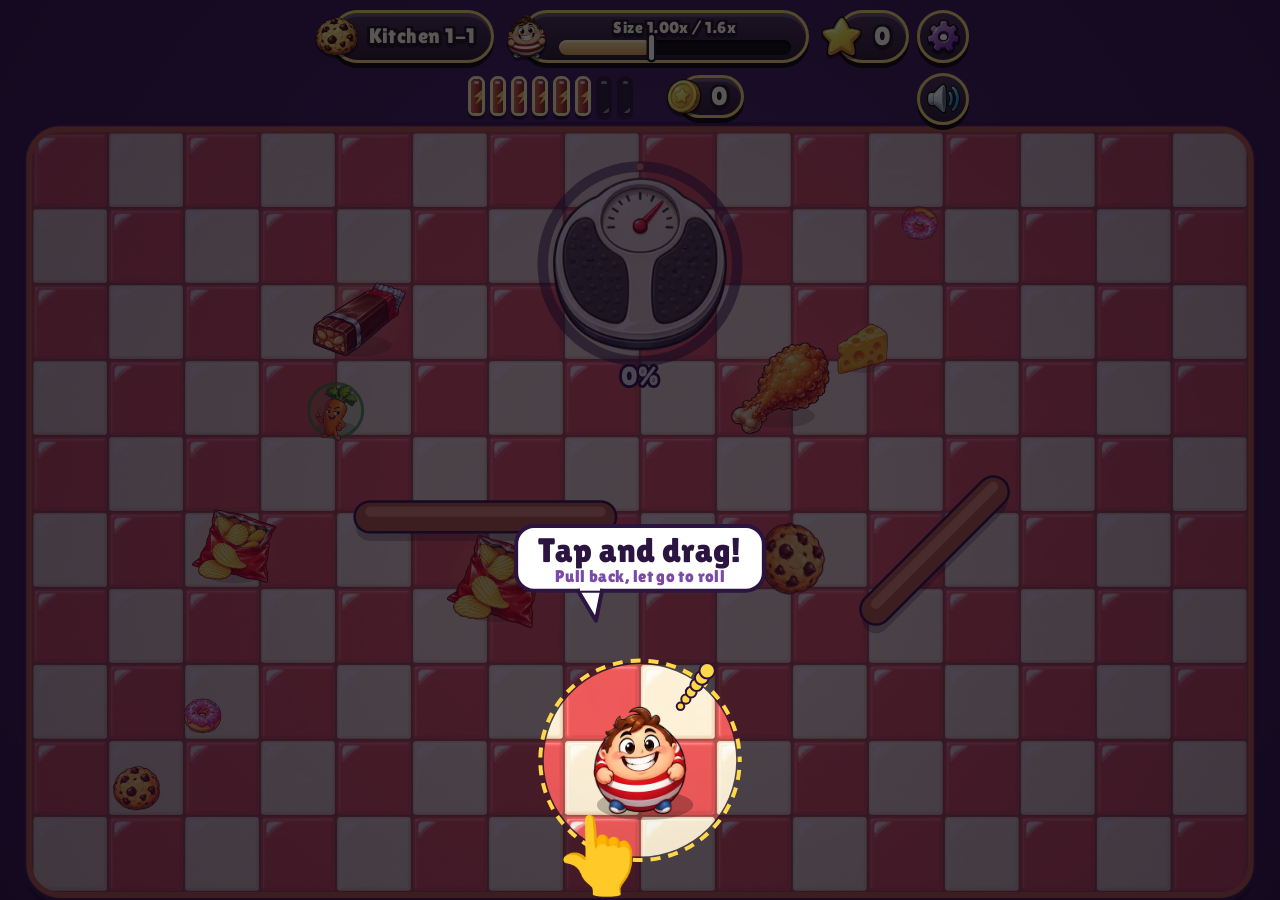
<file: index.html>
<!doctype html>
<html lang="en">
<head>
  <meta charset="utf-8">
  <meta name="viewport" content="width=device-width, initial-scale=1, maximum-scale=1, user-scalable=no, viewport-fit=cover">
  <title>Chomp Roll</title>
  <script src="https://bridge.playgama.com/v2/stable/playgama-bridge.js"></script>
  <link rel="preload" href="fonts/LilitaOne.woff2" as="font" type="font/woff2" crossorigin>
  <style>
    /* Lilita One (SIL OFL 1.1, fonts/OFL-LilitaOne.txt). */
    @font-face { font-family: 'Lilita One'; src: url(fonts/LilitaOne.woff2) format('woff2'); font-display: swap; }
  </style>
  <script type="module" crossorigin src="./assets/index-Crxuq8op.js"></script>
  <link rel="stylesheet" crossorigin href="./assets/index-Dvltb6yf.css">
</head>
<body>
  <div id="stage">
    <canvas id="c"></canvas>
    <div id="hud">
      <div id="topbar">
        <div class="pill room pressable" id="hud-room"><span class="ico" id="roomIco"></span><b id="roomTxt">Kitchen 1-1</b></div>
        <div class="pill size" id="hud-size">
          <span class="ico" id="sizeIco"></span>
          <div class="nwrap"><span id="sizeTxt">Size</span><div class="bar"><i id="sizeBar"></i><em id="goalMark"></em></div></div>
        </div>
        <div class="pill score" id="hud-score"><span class="ico" id="scoreIco"></span><b id="scoreN">0</b></div>
        <div class="sidebtns">
          <button class="round" id="gear" aria-label="Settings"></button>
          <button class="round" id="mute" aria-label="Mute"><span class="snd">🔊</span></button>
          <button class="round hidden" id="trophy" aria-label="Leaderboard"></button>
        </div>
      </div>
      <div id="row2">
        <div id="cans"></div>
        <div class="pill coins" id="hud-coins"><span class="ico" id="coinIco"></span><b id="coinN">0</b></div>
        <div class="pill coins shield hidden" id="hud-shield"><span class="ico" id="shieldIco"></span><b id="shieldN">0</b></div>
      </div>
      <div id="hint" class="hidden"></div>
      <div id="banner" class="hidden"></div>

      <div id="title" class="screen">
        <div class="logo pop-in" id="logo"><span class="l1">Chomp</span><span class="l2">Roll</span></div>
        <div class="tagline toon" data-i18n="tagline">Eat junk. Get BIG. Dodge the broccoli.</div>
        <button class="btn big orange pop-in" id="playBtn" data-i18n="play" data-icon="play">Play</button>
        <div class="titlerow">
          <button class="btn purple" id="shopBtn" data-i18n="shop" data-icon="shop">Shop</button>
          <div class="wallet toon"><span class="wico"></span><b class="walletN">0</b></div>
        </div>
        <div class="best toon" id="bestTxt"></div>
      </div>

      <div id="shop" class="screen hidden">
        <div class="panel shop pop-in">
          <button class="round close" id="shopClose" aria-label="Close">✕</button>
          <h2 class="toon" data-i18n="shop_title">Snack Shop</h2>
          <div class="wallet toon"><span class="wico"></span><b class="walletN">0</b></div>
          <button class="btn purple small hidden" id="freeCoinsBtn">► +50</button>
          <div class="cards" id="cards"></div>
        </div>
      </div>

      <div id="second" class="screen hidden">
        <div class="panel pop-in">
          <h2 class="toon" data-i18n="second_title">So close!</h2>
          <div class="toon" data-i18n="second_text">Keep this run going?</div>
          <button class="btn big green" id="secondAd" data-i18n="second_ad">► Watch an ad: keep rolling</button>
          <button class="btn orange" id="secondCoins">► +0</button>
          <button class="btn purple small" id="secondNo" data-i18n="no_thanks">No thanks</button>
        </div>
      </div>

      <div id="slot" class="screen hidden">
        <div class="panel slot pop-in">
          <h2 class="toon" id="slotTitle" data-i18n="slot_title">Snack Slots!</h2>
          <div class="machine">
            <div class="marquee"><i></i><i></i><i></i><i></i><i></i><i></i><i></i></div>
            <div class="reels" id="reels"></div>
            <div class="lever" id="lever"><i></i></div>
          </div>
          <div class="slotmsg toon" id="slotMsg"></div>
          <div class="slotrule" data-i18n="slot_rule">2 alike: a boon. 3 alike: a BIG boon!</div>
          <button class="btn big orange" id="spinBtn">Spin</button>
          <button class="btn purple small" id="slotNext" data-i18n="slot_next" data-icon="play">Next room</button>
        </div>
      </div>

      <div id="bigwin" class="hidden">
        <div class="rays" id="bwRays"></div>
        <div class="bw-head" id="bwHead">WIN!</div>
        <div class="bw-ico" id="bwIco"><div class="bw-burst" id="bwBurst"></div><div id="bwIcoIn"></div></div>
        <div class="bw-text" id="bwText">+2 CANS!</div>
        <div class="bw-sub" id="bwSub"></div>
      </div>

      <div id="modal" class="screen hidden">
        <div class="panel pop-in" id="modalBody"></div>
      </div>

      <div id="toast" class="hidden"></div>

      <div id="over" class="screen hidden">
        <div class="panel pop-in">
          <h2 class="toon" id="overTitle">Out of sugar!</h2>
          <div class="rows">
            <div class="row"><span data-i18n="score">Score</span><b id="ovScore">0</b></div>
            <div class="row"><span data-i18n="rooms">Rooms</span><b id="ovRooms">0</b></div>
            <div class="row"><span data-i18n="biggest">Biggest</span><b id="ovBig">1x</b></div>
            <div class="row best"><span data-i18n="best">Best</span><b id="ovBest">0</b></div>
          </div>
          <div class="newbest hidden toon" id="newBest" data-i18n="new_best">NEW BEST!</div>
          <div class="goal toon" id="nextGoal"></div>
          <div class="earned toon" id="earned"><span class="wico"></span><b id="ovCoins">+0 coins</b></div>
          <button class="btn purple small hidden" id="doubleBtn" data-i18n="double_ad">► Ad: double coins</button>
          <div class="btnrow">
            <button class="btn purple" id="overShopBtn" data-i18n="shop" data-icon="shop">Shop</button>
            <button class="btn orange" id="shareBtn" data-i18n="share">📣 Share</button>
            <button class="round" id="overTrophy" aria-label="Leaderboard"></button>
          </div>
          <button class="btn big green" id="againBtn" data-i18n="again">↻ Roll again</button>
        </div>
      </div>
    </div>
  </div>
</body>
</html>
</file>
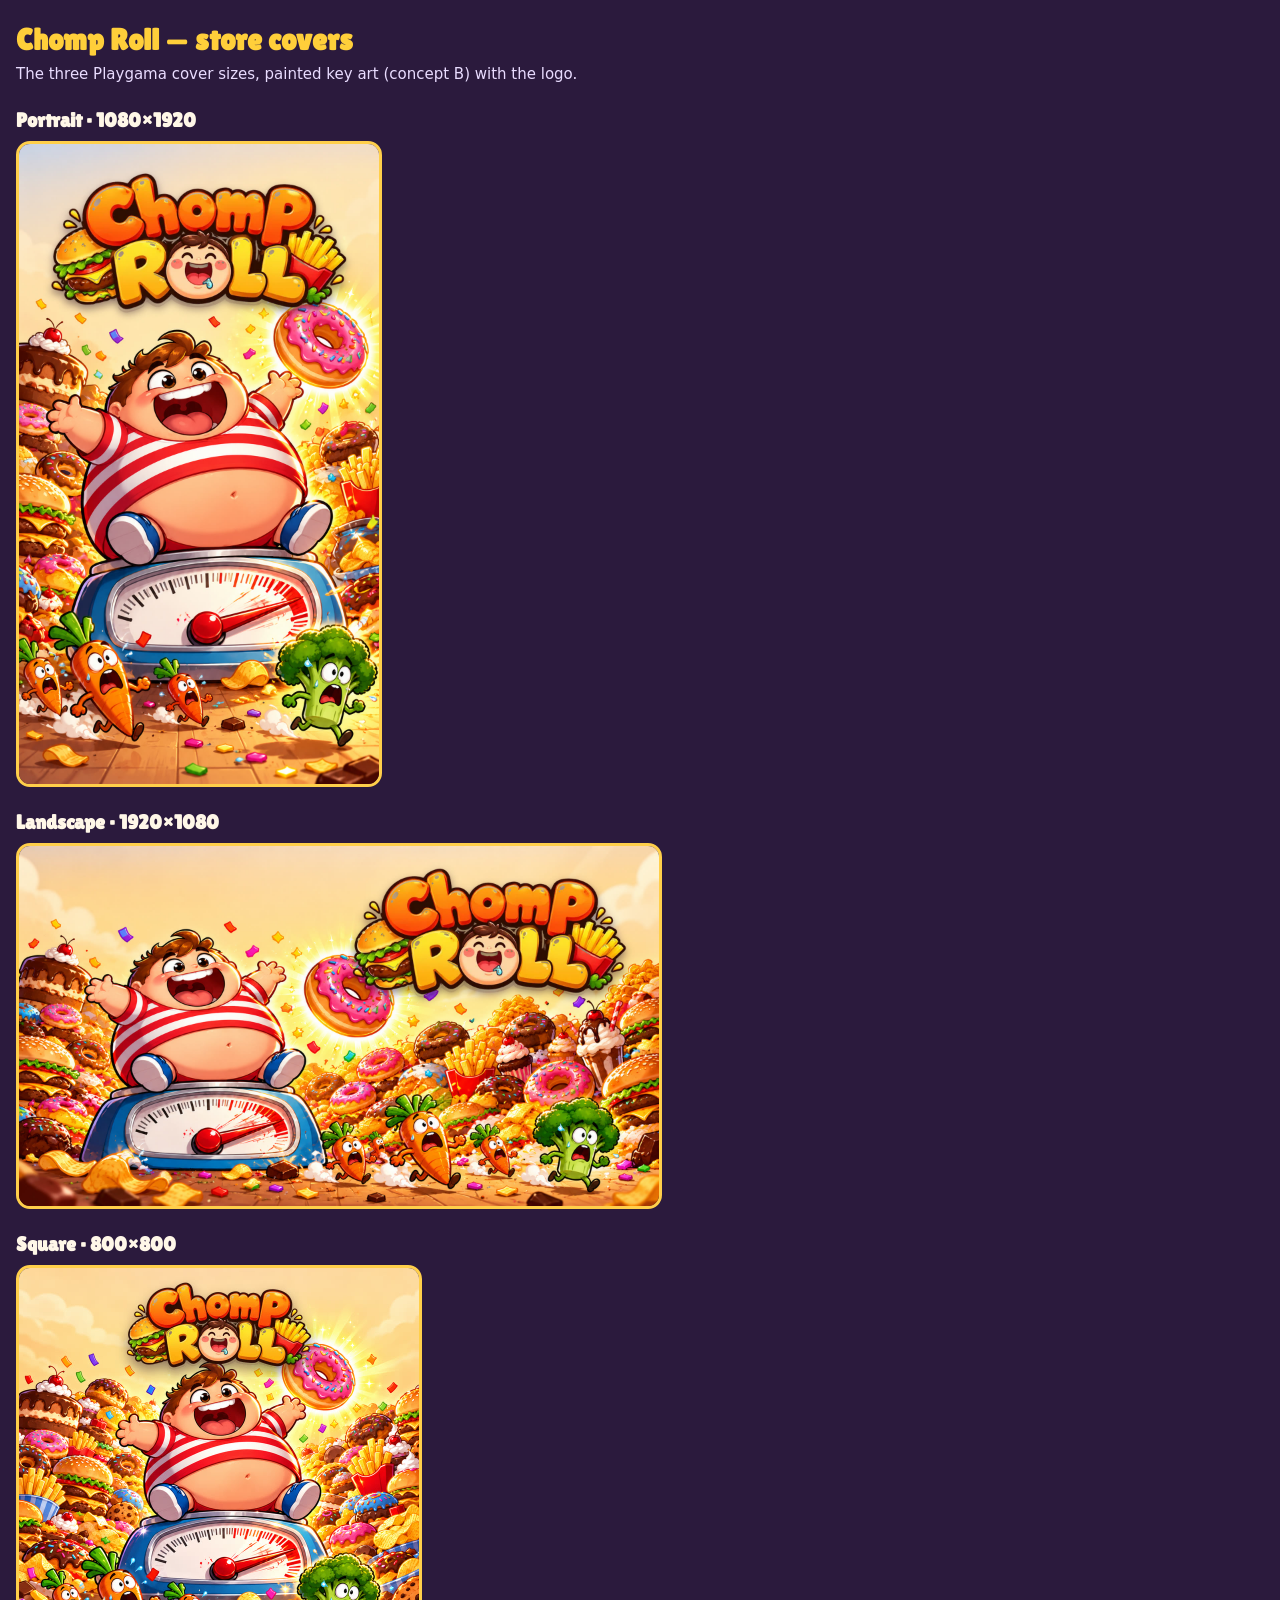
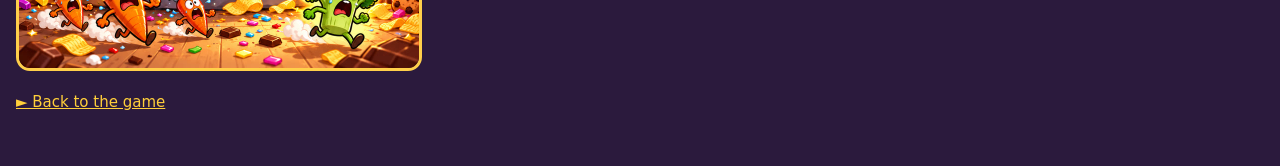
<file: covers.html>
<!doctype html>
<html lang="en">
<head>
<meta charset="utf-8">
<meta name="viewport" content="width=device-width, initial-scale=1">
<title>Chomp Roll covers</title>
<style>
  @font-face { font-family: 'Lilita One'; src: url(fonts/LilitaOne.woff2) format('woff2'); }
  body { margin: 0; padding: 20px 16px 40px; background: #2b1a3d; color: #fff7e8; font: 18px/1.3 'Lilita One', system-ui, sans-serif; }
  h1 { color: #ffcf3a; margin: 0 0 6px; font-size: 30px; }
  h2 { margin: 22px 0 8px; font-size: 20px; }
  p { margin: 0 0 14px; color: #e9dcff; font-family: system-ui, sans-serif; font-size: 15px; }
  img { display: block; width: 100%; max-width: 640px; border-radius: 14px; border: 3px solid #ffcf4a; }
  img.portrait { max-width: 360px; }
  img.square { max-width: 400px; }
  a { color: #ffcf3a; }
</style>
</head>
<body>
  <h1>Chomp Roll — store covers</h1>
  <p>The three Playgama cover sizes, painted key art (concept B) with the logo.</p>
  <h2>Portrait · 1080×1920</h2><img class="portrait" src="covers/cover_portrait.jpg" alt="Portrait cover">
  <h2>Landscape · 1920×1080</h2><img src="covers/cover_landscape.jpg" alt="Landscape cover">
  <h2>Square · 800×800</h2><img class="square" src="covers/cover_square.jpg" alt="Square cover">
  <p style="margin-top:22px"><a href="./">► Back to the game</a></p>
</body>
</html>
</file>
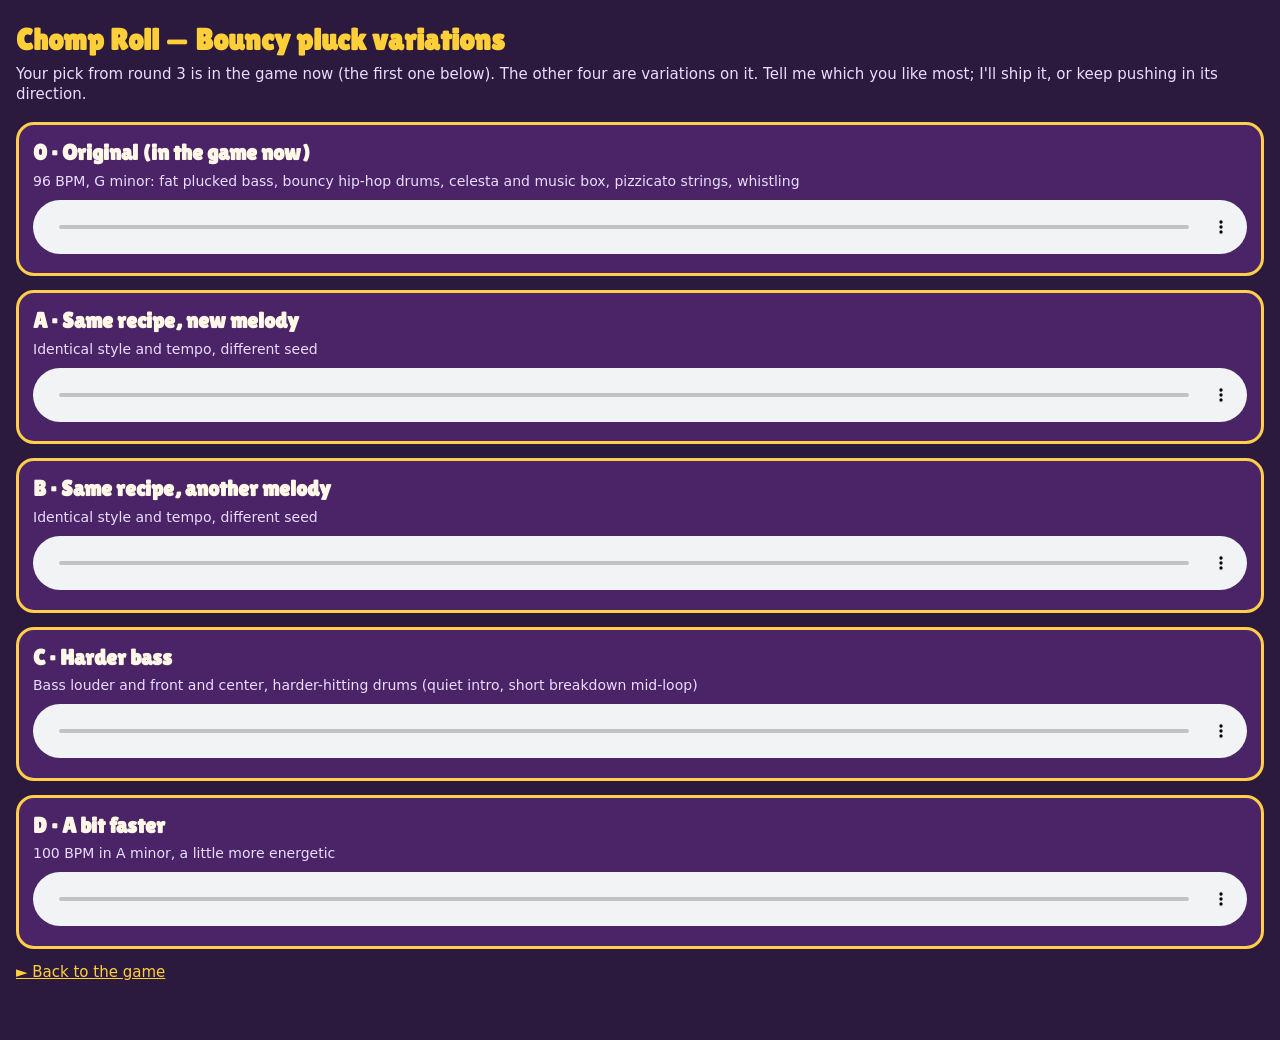
<file: music.html>
<!doctype html>
<html lang="en">
<head>
<meta charset="utf-8">
<meta name="viewport" content="width=device-width, initial-scale=1">
<title>Chomp Roll music picks</title>
<style>
  @font-face { font-family: 'Lilita One'; src: url(fonts/LilitaOne.woff2) format('woff2'); }
  body { margin: 0; padding: 20px 16px 40px; background: #2b1a3d; color: #fff7e8; font: 18px/1.3 'Lilita One', system-ui, sans-serif; }
  h1 { color: #ffcf3a; margin: 0 0 6px; font-size: 30px; }
  p { margin: 0 0 18px; color: #e9dcff; font-family: system-ui, sans-serif; font-size: 15px; }
  .t { background: #4a2466; border: 3px solid #ffcf4a; border-radius: 18px; padding: 14px; margin: 0 0 14px; }
  .t b { font-size: 22px; } .t small { display: block; color: #e9dcff; font-family: system-ui, sans-serif; font-size: 14px; margin: 4px 0 10px; }
  audio { width: 100%; }
  a { color: #ffcf3a; }
</style>
</head>
<body>
  <h1>Chomp Roll — Bouncy pluck variations</h1>
  <p>Your pick from round 3 is in the game now (the first one below). The other four are variations on it.
    Tell me which you like most; I'll ship it, or keep pushing in its direction.</p>
  <div class="t"><b>0 · Original (in the game now)</b><small>96 BPM, G minor: fat plucked bass, bouncy hip-hop drums, celesta and music box, pizzicato strings, whistling</small><audio controls loop preload="none" src="music/loop_original.mp3"></audio></div>
  <div class="t"><b>A · Same recipe, new melody</b><small>Identical style and tempo, different seed</small><audio controls loop preload="none" src="music/loop_seed_a.mp3"></audio></div>
  <div class="t"><b>B · Same recipe, another melody</b><small>Identical style and tempo, different seed</small><audio controls loop preload="none" src="music/loop_seed_b.mp3"></audio></div>
  <div class="t"><b>C · Harder bass</b><small>Bass louder and front and center, harder-hitting drums (quiet intro, short breakdown mid-loop)</small><audio controls loop preload="none" src="music/loop_harder.mp3"></audio></div>
  <div class="t"><b>D · A bit faster</b><small>100 BPM in A minor, a little more energetic</small><audio controls loop preload="none" src="music/loop_faster.mp3"></audio></div>
  <p><a href="./">► Back to the game</a></p>
</body>
</html>
</file>
<file: assets/index-Dvltb6yf.css>
:root{--ink: #fff7e8;--outline: #2b1440;--plum: #4a2466;--gold: #ffcf4a;--orange: #ff9a2e;--font: "Lilita One", "Trebuchet MS", "Arial Rounded MT Bold", Verdana, "Segoe UI Emoji", "Apple Color Emoji", "Noto Color Emoji", sans-serif;--fs: clamp(13px, 1.6vmin + 7px, 18px)}*{box-sizing:border-box;-webkit-tap-highlight-color:transparent;user-select:none;-webkit-user-select:none}html,body{margin:0;height:100%;overflow:hidden;background:#150b22;color:var(--ink);font:400 var(--fs)/1.2 var(--font);touch-action:none;letter-spacing:.02em;font-synthesis:none}.toon,.pill b,.pill span,.btn,#banner,#hint,.panel h2,.row,.logo span{text-shadow:0 2px 0 var(--outline),2px 0 0 var(--outline),-2px 0 0 var(--outline),0 -2px 0 var(--outline),2px 2px 0 var(--outline),-2px 2px 0 var(--outline),2px -2px 0 var(--outline),-2px -2px 0 var(--outline),0 4px 0 rgba(0,0,0,.35)}#stage{position:absolute;inset:0;margin:auto;max-width:200vh;overflow:hidden;background:#2b1a3d;touch-action:none}#c{position:absolute;inset:0;width:100%;height:100%;display:block}#hud{position:absolute;inset:0;pointer-events:none;zoom:var(--k, 1)}#hud button,#hud .pressable{pointer-events:auto}.hidden{display:none!important}.spr{display:inline-block;flex:none}#topbar{position:absolute;top:max(8px,env(safe-area-inset-top));left:8px;right:8px;display:flex;gap:6px;align-items:flex-start;justify-content:center}.sidebtns{display:flex;flex-direction:column;gap:8px}.pill{position:relative;display:flex;align-items:center;gap:4px;height:42px;padding:0 12px 0 28px;margin-left:16px;background:linear-gradient(#5b2f7d,#3a1a55);border:3px solid var(--gold);border-radius:999px;box-shadow:0 4px #1c0b2b,inset 0 3px #ffffff2e;white-space:nowrap}.pill .ico{position:absolute;left:-18px;top:50%;transform:translateY(-50%);width:40px;height:40px;display:grid;place-items:center;font-size:28px;filter:drop-shadow(0 3px 0 rgba(0,0,0,.35))}.pill b{font-size:1.15em}.pill.room b{font-size:.95em}.pill.size{flex:1 1 auto;max-width:230px;min-width:110px}.pill .nwrap{flex:1;display:flex;flex-direction:column;gap:2px;min-width:0}.pill.size span{font-size:.72em;text-align:center}.bar{position:relative;height:12px;border-radius:6px;background:#1c0b2b;overflow:visible;box-shadow:inset 0 2px #0006}.bar i{display:block;height:100%;width:3%;border-radius:6px;background:linear-gradient(#ffe27a,#ff9a2e);box-shadow:inset 0 2px #ffffff80;transition:width .45s cubic-bezier(.3,1.6,.5,1),background .3s}.bar.full i{background:linear-gradient(#b6ff8a,#3fbf4f)}.bar em{position:absolute;top:-4px;bottom:-4px;width:4px;margin-left:-2px;border-radius:2px;background:#fff;box-shadow:0 0 0 2px var(--outline)}.round{width:42px;height:42px;border-radius:50%;border:3px solid var(--gold);background:linear-gradient(#5b2f7d,#3a1a55);box-shadow:0 4px #1c0b2b;display:grid;place-items:center;padding:0;cursor:pointer;color:#fff}.round .snd{font-size:20px;line-height:1;filter:drop-shadow(0 2px 0 rgba(0,0,0,.4))}#mute.muted{background:linear-gradient(#e2574c,#a8261f);border-color:#ffd2c8}#row2{position:absolute;top:calc(max(8px,env(safe-area-inset-top)) + 52px);left:8px;right:62px;display:flex;gap:22px;align-items:center;justify-content:center}#cans{display:flex;gap:4px;min-width:0;flex:0 1 auto}.can{position:relative;flex:0 1 22px;min-width:13px;height:32px;border-radius:6px 6px 5px 5px;background:#2a1840;border:2.5px solid var(--outline);box-shadow:0 3px #00000059;overflow:hidden}.can:before{content:"";position:absolute;left:2px;right:2px;top:1px;height:3px;border-radius:2px;background:#c9c9d9;z-index:2}.can i{position:absolute;left:0;right:0;bottom:0;height:0%;background:linear-gradient(90deg,#ff5a4f,#e8282b 60%,#b31c22);transition:height .35s cubic-bezier(.3,1.6,.5,1)}.can i:after{content:"⚡";position:absolute;left:0;right:0;top:50%;transform:translateY(-50%);text-align:center;font-size:12px}.can.full{border-color:#ffe9a8}.can.empty{opacity:.6}#cans.low .can:first-child{animation:pulse .7s ease-in-out infinite}#hint{position:absolute;left:0;right:0;margin:0 auto;width:fit-content;top:calc(max(8px,env(safe-area-inset-top)) + 92px);padding:6px 14px;border-radius:14px;background:#2b1440d9;border:2px solid var(--gold);font-size:.85em}#banner{position:absolute;left:0;right:0;margin:0 auto;width:fit-content;max-width:92%;top:30%;text-align:center;font-size:2em;color:#fff;padding:10px 26px;border-radius:22px;background:linear-gradient(#ff8a3d,#e5531f);border:4px solid var(--outline);box-shadow:0 6px #00000059,inset 0 4px #ffffff4d;transform:rotate(-3deg)}#banner.green{background:linear-gradient(#7be36a,#2fa443)}#banner.purple{background:linear-gradient(#a06bdc,#6a3aa8)}#banner.gold{background:linear-gradient(#ffe36a,#f0a21f)}.pill.coins{flex:none;height:34px;padding:0 10px 0 24px;margin-left:14px}.pill.coins .ico{width:32px;height:32px;left:-14px}.wallet{display:flex;align-items:center;gap:6px;font-size:1.4em;color:var(--gold)}.wallet .wico{width:30px;height:30px;display:grid;place-items:center;font-size:24px}.titlerow,.btnrow{display:flex;gap:14px;align-items:center;justify-content:center;flex-wrap:wrap}.earned{display:flex;align-items:center;gap:4px;font-size:1.3em;color:var(--gold)}.earned .wico{width:28px;height:28px;display:grid;place-items:center;font-size:22px}.panel.shop{position:relative;width:min(94vw,640px);max-height:88vh;padding:16px 12px 14px;gap:8px;background:linear-gradient(#8a55c4,#5a2e8e)}.panel.shop h2{color:#ffcf3a}.close{position:absolute;right:-10px;top:-10px;background:linear-gradient(#ff7a6a,#d23b2e);font-size:18px}.cards{width:100%;overflow-y:auto;display:grid;grid-template-columns:repeat(auto-fill,minmax(132px,1fr));gap:8px;padding:4px 2px 8px;pointer-events:auto;touch-action:pan-y}.card{display:flex;flex-direction:column;align-items:center;gap:3px;padding:8px 6px;border-radius:18px;background:#2b1440cc;border:3px solid rgba(255,207,74,.5);text-align:center}.card.maxed{border-color:#7be36a}.card .icon{width:44px;height:44px;display:grid;place-items:center;font-size:40px;filter:drop-shadow(0 3px 0 rgba(0,0,0,.4))}.card .name{font-size:.95em}.card .desc{font-size:.72em;color:#f3e6ff;min-height:2.4em;line-height:1.15;font-family:system-ui,sans-serif;text-shadow:none}.card .pips{display:flex;gap:3px}.card .pips i{width:12px;height:12px;border-radius:50%;background:#2b1440;border:2px solid #ffcf4a}.card .pips i.on{background:#ffcf4a}.card .btn{font-size:.95em;padding:8px 14px 10px;border-radius:16px}.card .btn[disabled]{filter:grayscale(.7) brightness(.8);cursor:default}.btn.small{font-size:.9em;padding:8px 16px 10px}.btn .bico{display:inline-block;vertical-align:-6px;margin-right:6px;filter:drop-shadow(0 2px 0 rgba(0,0,0,.35))}.btn.big .bico{vertical-align:-8px}#modalBody{max-height:86vh}#modalBody .row{width:100%;align-items:center;gap:10px}#modalBody select{font:inherit;padding:6px 10px;border-radius:12px;border:3px solid var(--outline);background:#fff7e8;color:#2b1440;pointer-events:auto}.lb{width:100%;display:flex;flex-direction:column;gap:5px;max-height:52vh;overflow-y:auto;pointer-events:auto}.lbrow{display:grid;grid-template-columns:34px 1fr auto;gap:8px;padding:7px 12px;border-radius:12px;background:#4a2466bf}.lbrow.me{background:#ffcf4a59}.lbrow small{display:block;font-size:.7em;opacity:.8;font-family:system-ui,sans-serif;text-shadow:none}.lbnote{font-size:.75em;opacity:.85;font-family:system-ui,sans-serif;text-shadow:none;text-align:center}.lbrow b{color:var(--gold)}#toast{position:absolute;left:0;right:0;bottom:14%;margin:0 auto;width:fit-content;max-width:86%;text-align:center;padding:10px 20px;border-radius:16px;background:#2b1440eb;border:3px solid var(--gold);font-size:1.1em;pointer-events:none;z-index:5}#gear .spr,#trophy .spr,#overTrophy .spr{filter:drop-shadow(0 2px 0 rgba(0,0,0,.4))}.btn{pointer-events:auto;border:4px solid var(--outline);border-radius:22px;color:#fff;font:400 1.1em/1 var(--font);padding:12px 26px 14px;cursor:pointer;white-space:nowrap;box-shadow:0 6px #00000059,inset 0 -6px #0000002e,inset 0 5px #ffffff59;transition:transform .08s}.btn:active{transform:translateY(3px) scale(.97)}.btn.big{font-size:1.6em;min-width:190px}.btn.orange{background:linear-gradient(#ffb347,#ff7a1f)}.btn.green{background:linear-gradient(#8de86a,#34a83f)}.btn.purple{background:linear-gradient(#a874e6,#6c3db0)}#over,#slot{z-index:2}#second{z-index:3}#shop{z-index:4}#modal{z-index:5}#toast{z-index:6}.screen{position:absolute;inset:0;display:flex;flex-direction:column;align-items:center;justify-content:center;gap:18px;pointer-events:auto;background:radial-gradient(ellipse at 50% 40%,#2b144026,#150b22bf)}.logo{display:flex;flex-direction:column;align-items:center;line-height:.85;transform:rotate(-4deg)}.logo img{max-width:min(86vw,520px)}.logo .l1{font-size:clamp(56px,16vmin,120px);color:#ffcf3a}.logo .l2{font-size:clamp(64px,19vmin,140px);color:#ff7a2b;margin-top:-4px}.logo span{text-shadow:0 5px 0 var(--outline),5px 0 0 var(--outline),-5px 0 0 var(--outline),0 -5px 0 var(--outline),4px 4px 0 var(--outline),-4px 4px 0 var(--outline),4px -4px 0 var(--outline),-4px -4px 0 var(--outline),0 10px 0 rgba(0,0,0,.35)}.logo{animation:float 2.6s ease-in-out infinite}@keyframes float{50%{transform:rotate(-2deg) translateY(-8px)}}.tagline{font-size:1.1em;color:#fff4c2;text-align:center;padding:0 16px}.best{color:var(--gold)}#playBtn{animation:pulse 1.2s ease-in-out infinite}.panel{width:min(88vw,340px);padding:20px 22px 24px;border-radius:28px;background:linear-gradient(#ffd0e4,#ff9cc6);border:5px solid var(--outline);box-shadow:0 8px #00000059,inset 0 6px #fff6;display:flex;flex-direction:column;align-items:center;gap:12px;color:#fff}.panel h2{margin:0;font-size:2em;color:#ffcf3a;transform:rotate(-2deg)}.rows{width:100%;display:flex;flex-direction:column;gap:6px}.row{display:flex;justify-content:space-between;padding:8px 14px;border-radius:14px;background:#4a2466bf;font-size:1.1em}.row.best b{color:var(--gold)}.newbest{color:#ffe14a;font-size:1.5em;animation:wiggle .8s ease-in-out infinite}.squish{animation:squish .32s cubic-bezier(.3,1.8,.5,1)}@keyframes squish{0%{transform:scale(1)}30%{transform:scale(.86,.8)}60%{transform:scale(1.08,1.1)}to{transform:scale(1)}}.bump{animation:bump .45s cubic-bezier(.3,1.8,.5,1)}@keyframes bump{0%{transform:scale(1)}35%{transform:scale(1.3)}to{transform:scale(1)}}.pop-in{animation:popin .5s cubic-bezier(.3,1.7,.5,1) both}@keyframes popin{0%{transform:scale(.2);opacity:0}to{transform:scale(1);opacity:1}}.wiggle{animation:wiggle .6s ease-in-out}@keyframes wiggle{0%,to{transform:rotate(0)}20%{transform:rotate(-9deg) scale(1.1)}40%{transform:rotate(8deg) scale(1.1)}60%{transform:rotate(-5deg)}80%{transform:rotate(3deg)}}@keyframes pulse{50%{transform:scale(1.07)}}.banner-in{animation:bannerin .55s cubic-bezier(.3,1.7,.5,1) both}@keyframes bannerin{0%{transform:rotate(-12deg) scale(.2);opacity:0}to{transform:rotate(-3deg) scale(1);opacity:1}}@media(max-width:420px){.pill{height:38px;padding:0 10px 0 24px;margin-left:14px}.pill .ico{width:34px;height:34px;font-size:24px;left:-15px}.pill.room b{font-size:.8em}.round{width:38px;height:38px}.can{flex-basis:19px;height:28px}#row2{top:calc(max(8px,env(safe-area-inset-top)) + 48px);right:52px;gap:18px}}.pulse{animation:pulse 1s ease-in-out infinite}#hud.dimmed #topbar,#hud.dimmed #row2{filter:brightness(.35) saturate(.6);transition:filter .3s}#slot{background:radial-gradient(ellipse at 50% 45%,#2b144000 40%,#150b2273)}.panel.slot{width:min(92vw,360px);background:linear-gradient(#ffe08a,#ffad3b);gap:10px;padding-top:16px}.panel.slot h2{color:#fff}.machine{position:relative;width:100%;padding:26px 14px 14px;border-radius:26px;background:linear-gradient(#e2453a,#a81f2a);border:5px solid var(--outline);box-shadow:0 6px #00000059,inset 0 6px #ffffff4d,inset 0 -8px #0003}.marquee{position:absolute;left:14px;right:14px;top:7px;display:flex;justify-content:space-between}.marquee i{width:11px;height:11px;border-radius:50%;background:#ffe36a;border:2px solid var(--outline);animation:blink .9s steps(1) infinite}.marquee i:nth-child(2n){animation-delay:.45s}.slot.spinning .marquee i{animation-duration:.25s}.slot.win .marquee i{animation-duration:.15s;background:#8dffb0}@keyframes blink{50%{background:#7a3b12}}.reels{display:grid;grid-template-columns:repeat(3,1fr);gap:8px}.reel{position:relative;height:76px;border-radius:14px;overflow:hidden;background:linear-gradient(#fff,#f1e3c8 45%,#fff 55%,#d9c6a3);border:4px solid var(--outline);box-shadow:inset 0 6px 8px #00000040,inset 0 -6px 8px #0003}.reel .strip{position:absolute;left:0;right:0;top:0;will-change:transform}.reel .cell{height:68px;display:grid;place-items:center}.reel .cell .spr{filter:drop-shadow(0 3px 0 rgba(0,0,0,.3))}.reel.win{border-color:#3fbf4f;box-shadow:0 0 0 4px #ffe36a,inset 0 6px 8px #0003;animation:bump .45s cubic-bezier(.3,1.8,.5,1)}.lever{position:absolute;right:-24px;top:18px;width:12px;height:62px;border-radius:6px;background:linear-gradient(90deg,#ccc,#fff,#999);border:3px solid var(--outline);transform-origin:50% 100%}.lever i{position:absolute;left:50%;top:-18px;width:24px;height:24px;margin-left:-12px;border-radius:50%;background:radial-gradient(circle at 35% 35%,#ff9a8a,#d22a2a);border:3px solid var(--outline)}.lever.pull{animation:pull .6s cubic-bezier(.3,1.6,.5,1)}@keyframes pull{30%{transform:scaleY(-.6)}to{transform:none}}.slotmsg{min-height:1.3em;font-size:1.25em;text-align:center}.slotrule{font-size:.75em;color:#6a3510;text-align:center;font-family:system-ui,sans-serif}#spinBtn[disabled],#slotNext[disabled]{filter:grayscale(.7) brightness(.85);cursor:default;animation:none}.goal{color:#fff4c2;font-size:1.05em;text-align:center}.card.nudge{border-color:#ffe36a;box-shadow:0 0 0 4px #ffe36a99;animation:pulse 1s ease-in-out infinite}#bigwin{position:absolute;inset:0;z-index:7;pointer-events:none;display:flex;flex-direction:column;align-items:center;justify-content:center;gap:4px}#bigwin .rays{position:absolute;left:50%;top:50%;width:170vmax;height:170vmax;margin:-85vmax 0 0 -85vmax;border-radius:50%;background:repeating-conic-gradient(#ffe25a8c 0 9deg,#ff962800 9deg 18deg);-webkit-mask:radial-gradient(circle,#000 0,#000 18%,transparent 55%);mask:radial-gradient(circle,#000 0,#000 18%,transparent 55%);animation:raysin .5s ease-out backwards,spinrays 6s linear infinite}#bigwin .rays.art{background:none;border-radius:0;-webkit-mask:none;mask:none;width:120vmin;height:120vmin;margin:-60vmin 0 0 -60vmin}#bigwin .rays.art .spr{width:100%!important;height:100%!important;opacity:.9}@keyframes spinrays{to{transform:rotate(360deg)}}@keyframes raysin{0%{opacity:0;transform:scale(.3)}}.bw-head,.bw-text{position:relative;text-align:center;line-height:.95;letter-spacing:.02em;padding:0 12px;text-shadow:0 5px 0 var(--outline),5px 0 0 var(--outline),-5px 0 0 var(--outline),0 -5px 0 var(--outline),4px 4px 0 var(--outline),-4px 4px 0 var(--outline),4px -4px 0 var(--outline),-4px -4px 0 var(--outline),0 11px 0 rgba(0,0,0,.35),0 0 40px rgba(255,220,80,.9)}.bw-head{font-size:clamp(34px,9vmin,76px);color:#fff;animation:bwhead .6s cubic-bezier(.3,1.8,.5,1) both}.bw-text{font-size:clamp(46px,14vmin,120px);color:#ffe14a;max-width:96vw;animation:bwslam .7s cubic-bezier(.25,1.9,.45,1) .12s both,bwglow .5s ease-in-out .8s infinite alternate}.bw-ico{position:relative;height:clamp(70px,20vmin,150px);display:grid;place-items:center;animation:bwslam .6s cubic-bezier(.3,1.9,.5,1) .05s both}.bw-ico .spr{filter:drop-shadow(0 6px 0 rgba(0,0,0,.35)) drop-shadow(0 0 24px rgba(255,230,120,.9));animation:bwbob .7s ease-in-out .7s infinite alternate}#bigwin.jackpot .bw-text{animation:bwslam .8s cubic-bezier(.25,1.9,.45,1) .2s both,bwrainbow .6s linear .9s infinite}#bigwin.jackpot .bw-head{font-size:clamp(48px,15vmin,130px);color:#ffe14a;animation:bwhead .6s cubic-bezier(.3,1.8,.5,1) both,bwshake .12s linear .6s 6}#bigwin.out{animation:bwout .35s ease-in both}@keyframes bwhead{0%{transform:scale(3) rotate(-12deg);opacity:0}to{transform:scale(1) rotate(-4deg);opacity:1}}@keyframes bwslam{0%{transform:scale(4);opacity:0}60%{transform:scale(.9);opacity:1}to{transform:scale(1);opacity:1}}@keyframes bwglow{to{transform:scale(1.07) rotate(2deg);color:#fff6b0}}@keyframes bwbob{to{transform:translateY(-8px) rotate(6deg) scale(1.06)}}@keyframes bwrainbow{0%{color:#ffe14a}25%{color:#8dffb0}50%{color:#8fe3ff}75%{color:#ff9ad5}to{color:#ffe14a}}@keyframes bwshake{25%{transform:rotate(-4deg) translate(-6px)}75%{transform:rotate(-4deg) translate(6px)}}@keyframes bwout{to{opacity:0;transform:scale(1.4)}}.panel.slot.art{padding-top:12px}.panel.slot.art>h2{display:none}.panel.slot.art .machine{margin-top:64px;padding-top:16px}.marquee.art{left:50%;right:auto;top:-78px;width:84%;transform:translate(-50%);display:block}.marquee.art .mqart{display:block;width:100%;height:auto;filter:drop-shadow(0 5px 0 rgba(0,0,0,.3))}.marquee.art #slotTitle{position:absolute;left:0;right:0;top:52%;transform:translateY(-50%) rotate(-2deg);margin:0;text-align:center;font-size:clamp(20px,6.2vmin,30px);color:#fff;white-space:nowrap}.slot.spinning .marquee.art .mqart,.slot.win .marquee.art .mqart{animation:mqflash .3s steps(1) infinite}@keyframes mqflash{50%{filter:drop-shadow(0 5px 0 rgba(0,0,0,.3)) brightness(1.35) saturate(1.3)}}.reel{display:block}.panel.slot.art .reel{height:auto;aspect-ratio:264 / 320;border:0;background:none;box-shadow:none;border-radius:0;overflow:visible}.panel.slot.art .reel .frame{position:absolute;inset:0;width:100%;height:100%;filter:drop-shadow(0 4px 0 rgba(0,0,0,.3))}.reel .rw{position:absolute;inset:0;overflow:hidden;container-type:size}.panel.slot.art .reel .rw{inset:12% 16%;border-radius:8px}.reel .cell{height:100cqh}.panel.slot.art .reel .cell .spr{width:82cqw!important;height:82cqw!important}.panel.slot.art .reel.win{box-shadow:none;border:0}.panel.slot.art .reel.win .frame{filter:drop-shadow(0 0 10px #fff6a0) drop-shadow(0 0 18px #ffd84a) brightness(1.15)}.lever.art{right:-30px;top:-4px;width:36px;height:auto;background:none;border:0;border-radius:0}.lever.art .spr{display:block;width:100%;height:auto;filter:drop-shadow(0 4px 0 rgba(0,0,0,.3))}#bigwin .rays.art{-webkit-mask:radial-gradient(circle,#000 0,#000 30%,transparent 70%);mask:radial-gradient(circle,#000 0,#000 30%,transparent 70%)}.bw-ico{position:relative}.bw-burst{position:absolute;left:50%;top:50%;transform:translate(-50%,-50%);animation:spinrays 5s linear infinite}.bw-burst .spr{display:block}#bwIcoIn{position:relative}.reels{grid-template-columns:repeat(3,minmax(0,1fr))}.panel.slot canvas.spr{max-width:100%}.bw-sub{position:relative;font-size:clamp(24px,6vmin,44px);color:#ffe14a;animation:bwhead .5s cubic-bezier(.3,1.8,.5,1) .35s both;text-shadow:0 3px 0 var(--outline),3px 0 0 var(--outline),-3px 0 0 var(--outline),0 -3px 0 var(--outline),0 6px 0 rgba(0,0,0,.35)}#cans.bottomless .can i{height:100%!important;background:linear-gradient(90deg,#8fe3ff,#3fa9ff 60%,#1f6fd1)}#cans.bottomless .can{border-color:#bdf0ff;animation:pulse .6s ease-in-out infinite}
</file>
